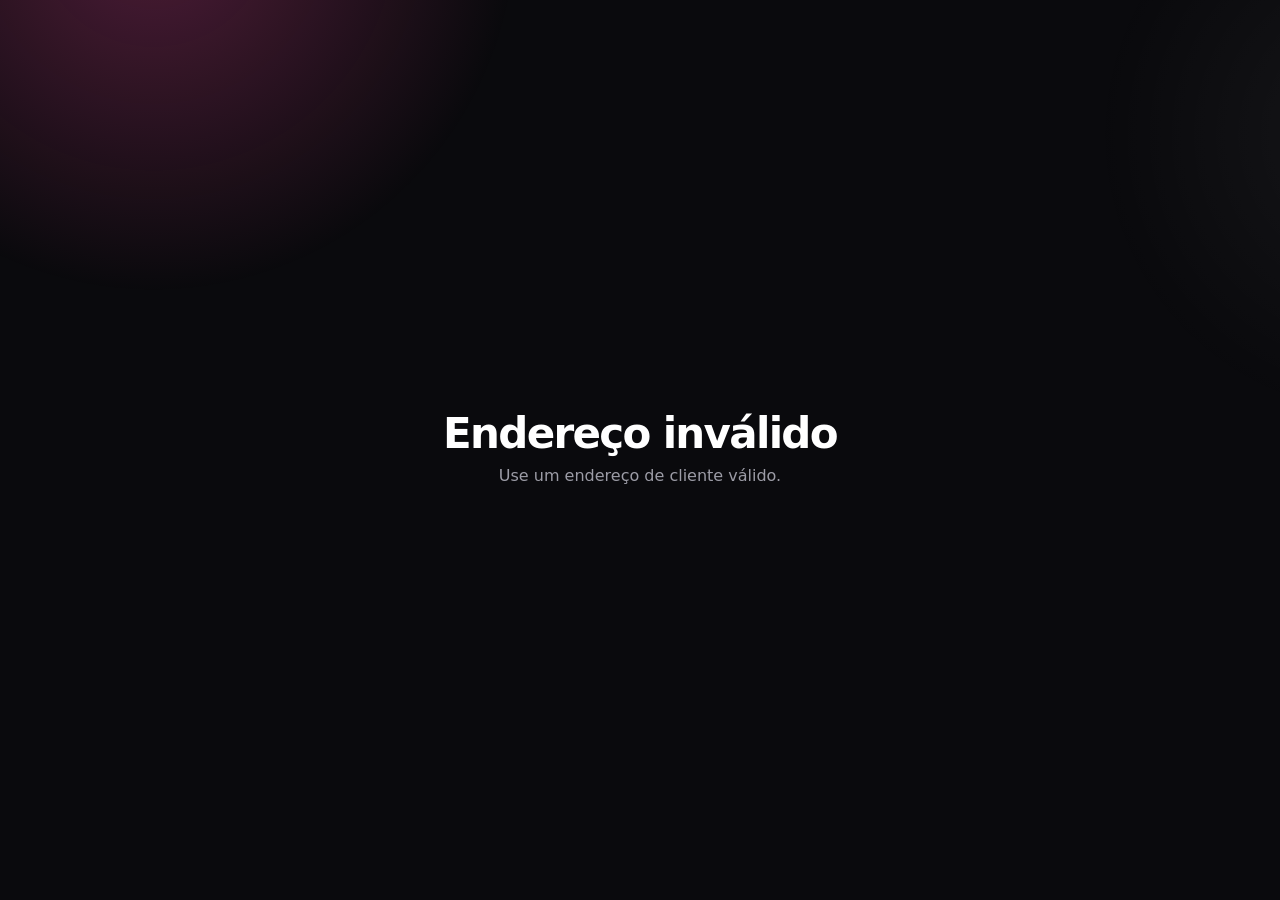
<file: index.html>
<!doctype html>
<html lang="pt-BR">
<head>
  <meta charset="utf-8">
  <meta name="viewport" content="width=device-width, initial-scale=1, viewport-fit=cover">
  <meta name="color-scheme" content="dark">
  <meta name="theme-color" content="#0a0a0d">
  <title>Avatar</title>
  <link rel="stylesheet" href="/static/css/style.css">
</head>
<body>
  <section class="app-loading" id="appLoading" aria-live="polite">
    <p>Carregando editor…</p>
  </section>

  <section class="tenant-error" id="tenantError" hidden>
    <h1 id="tenantErrorTitle">Cliente não encontrado</h1>
    <p id="tenantErrorText">Verifique o endereço e tente novamente.</p>
  </section>

  <section class="landing" id="landing" hidden>
    <h1>Avatar</h1>
    <p>Personalize sua campanha.</p>
    <p>Em breve.</p>
  </section>

  <main class="app-shell" id="appShell" hidden>
    <header class="app-header">
      <img id="brandLogo" class="brand-logo" alt="" hidden>
      <h1 id="brandTitle"></h1>
      <p id="brandDescription"></p>
    </header>

    <section class="template-section" aria-labelledby="templateTitle">
      <div class="section-heading">
        <strong id="templateTitle">1. Escolha o modelo</strong>
        <span>A troca não altera o enquadramento da foto</span>
      </div>

      <div id="templateGrid" class="template-grid" role="radiogroup" aria-label="Modelos de campanha"></div>

      <div class="format-heading">
        <strong id="formatTitle">2. Escolha o formato</strong>
        <span>A troca redefine o enquadramento da foto</span>
      </div>
      <div id="formatGrid" class="format-grid" role="radiogroup" aria-labelledby="formatTitle"></div>
    </section>

    <div class="editor-column">
      <section class="editor-card" aria-label="Editor da arte">
        <div class="section-heading section-heading--tight">
          <strong>3. Ajuste a foto</strong>
          <span id="editorHint">Arraste, use dois dedos ou o controle de zoom</span>
        </div>

        <div class="canvas-wrap" id="canvasWrap">
          <canvas
            id="artCanvas"
            width="1080"
            height="1080"
            tabindex="0"
            role="application"
            aria-label="Área de edição da foto. Use as setas do teclado para mover e as teclas mais e menos para o zoom."
          ></canvas>

          <div class="guide guide-v" id="guideV" aria-hidden="true"></div>
          <div class="guide guide-h" id="guideH" aria-hidden="true"></div>

          <label class="empty-state" id="emptyState" for="photoInput">
            <span class="empty-icon" aria-hidden="true">
              <svg viewBox="0 0 24 24" fill="none"><path d="M12 15V4M12 4L7.5 8.5M12 4l4.5 4.5" stroke="currentColor" stroke-width="1.6" stroke-linecap="round" stroke-linejoin="round"/><path d="M4 15v2.5A2.5 2.5 0 0 0 6.5 20h11a2.5 2.5 0 0 0 2.5-2.5V15" stroke="currentColor" stroke-width="1.6" stroke-linecap="round" stroke-linejoin="round"/></svg>
            </span>
            <strong>Toque para adicionar sua foto</strong>
            <span>JPG, PNG ou WEBP · fundo branco, transparente ou já recortado · até 15 MB</span>
          </label>

          <div class="processing" id="processing" hidden>
            <div class="spinner" aria-hidden="true"></div>
            <strong id="processingTitle">Carregando…</strong>
            <span id="processingText"></span>
          </div>
        </div>

        <input
          id="photoInput"
          class="sr-only"
          type="file"
          accept="image/jpeg,image/png,image/webp"
        >

        <div class="primary-controls" id="primaryControls">
          <label class="button button-secondary" for="photoInput" id="photoButton">
            <svg viewBox="0 0 24 24" fill="none" aria-hidden="true"><path d="M12 15V4M12 4L7.5 8.5M12 4l4.5 4.5" stroke="currentColor" stroke-width="1.7" stroke-linecap="round" stroke-linejoin="round"/><path d="M4 15v2.5A2.5 2.5 0 0 0 6.5 20h11a2.5 2.5 0 0 0 2.5-2.5V15" stroke="currentColor" stroke-width="1.7" stroke-linecap="round" stroke-linejoin="round"/></svg>
            <span>Enviar foto</span>
          </label>
        </div>

        <div class="adjustments" id="adjustments" hidden>
          <div class="control-row">
            <label id="zoomLabel" for="zoomRange">Zoom</label>
            <output id="zoomValue" for="zoomRange">100%</output>
          </div>

          <div class="zoom-control">
            <button type="button" class="zoom-step" id="zoomDec" aria-label="Diminuir zoom">
              <svg viewBox="0 0 24 24" fill="none"><path d="M5 12h14" stroke="currentColor" stroke-width="2" stroke-linecap="round"/></svg>
            </button>
            <input id="zoomRange" type="range" min="50" max="250" value="100" step="1" aria-label="Zoom da foto">
            <button type="button" class="zoom-step" id="zoomInc" aria-label="Aumentar zoom">
              <svg viewBox="0 0 24 24" fill="none"><path d="M12 5v14M5 12h14" stroke="currentColor" stroke-width="2" stroke-linecap="round"/></svg>
            </button>
          </div>

          <div class="secondary-actions">
            <button type="button" class="text-button" id="rotateButton">
              <span>Girar 90°</span>
            </button>
            <button class="text-button" type="button" id="resetButton">
              <svg viewBox="0 0 24 24" fill="none" aria-hidden="true"><circle cx="12" cy="12" r="7.5" stroke="currentColor" stroke-width="1.6"/><path d="M12 3v3M12 18v3M3 12h3M18 12h3" stroke="currentColor" stroke-width="1.6" stroke-linecap="round"/></svg>
              <span>Centralizar</span>
            </button>
            <label class="text-button" for="photoInput">
              <svg viewBox="0 0 24 24" fill="none" aria-hidden="true"><path d="M4 12a8 8 0 0 1 13.66-5.66M20 12a8 8 0 0 1-13.66 5.66" stroke="currentColor" stroke-width="1.6" stroke-linecap="round"/><path d="M17 3v4h-4M7 21v-4h4" stroke="currentColor" stroke-width="1.6" stroke-linecap="round" stroke-linejoin="round"/></svg>
              <span>Trocar foto</span>
            </label>
          </div>
        </div>
      </section>

      <button class="button button-primary download-button" type="button" id="downloadButton" disabled>
        <svg viewBox="0 0 24 24" fill="none" aria-hidden="true"><path d="M12 4v11M12 15l-4-4M12 15l4-4" stroke="currentColor" stroke-width="1.9" stroke-linecap="round" stroke-linejoin="round"/><path d="M5 17v1.5A2.5 2.5 0 0 0 7.5 21h9a2.5 2.5 0 0 0 2.5-2.5V17" stroke="currentColor" stroke-width="1.9" stroke-linecap="round" stroke-linejoin="round"/></svg>
        <span id="downloadLabel">Baixar imagem</span>
      </button>

      <div class="result-card" id="resultCard" hidden>
        <img id="resultImage" alt="Arte pronta para salvar">
        <p id="resultHint" hidden>Toque e segure na imagem para salvar em Fotos.</p>
      </div>
    </div>

    <p class="privacy-note">
      <svg viewBox="0 0 24 24" fill="none" aria-hidden="true"><rect x="5" y="10.5" width="14" height="9" rx="2" stroke="currentColor" stroke-width="1.5"/><path d="M8 10.5V7.5a4 4 0 0 1 8 0v3" stroke="currentColor" stroke-width="1.5"/></svg>
      A foto é processada no seu próprio aparelho e não é enviada para nenhum servidor.
    </p>

  </main>

  <div class="toast" id="toast" role="status" aria-live="polite" hidden>
    <span class="toast-icon" id="toastIcon" aria-hidden="true"></span>
    <span id="toastMessage"></span>
  </div>

  <script src="/static/js/tenant.js" defer></script>
  <script type="module" src="/static/js/bootstrap.js"></script>
</body>
</html>
</file>
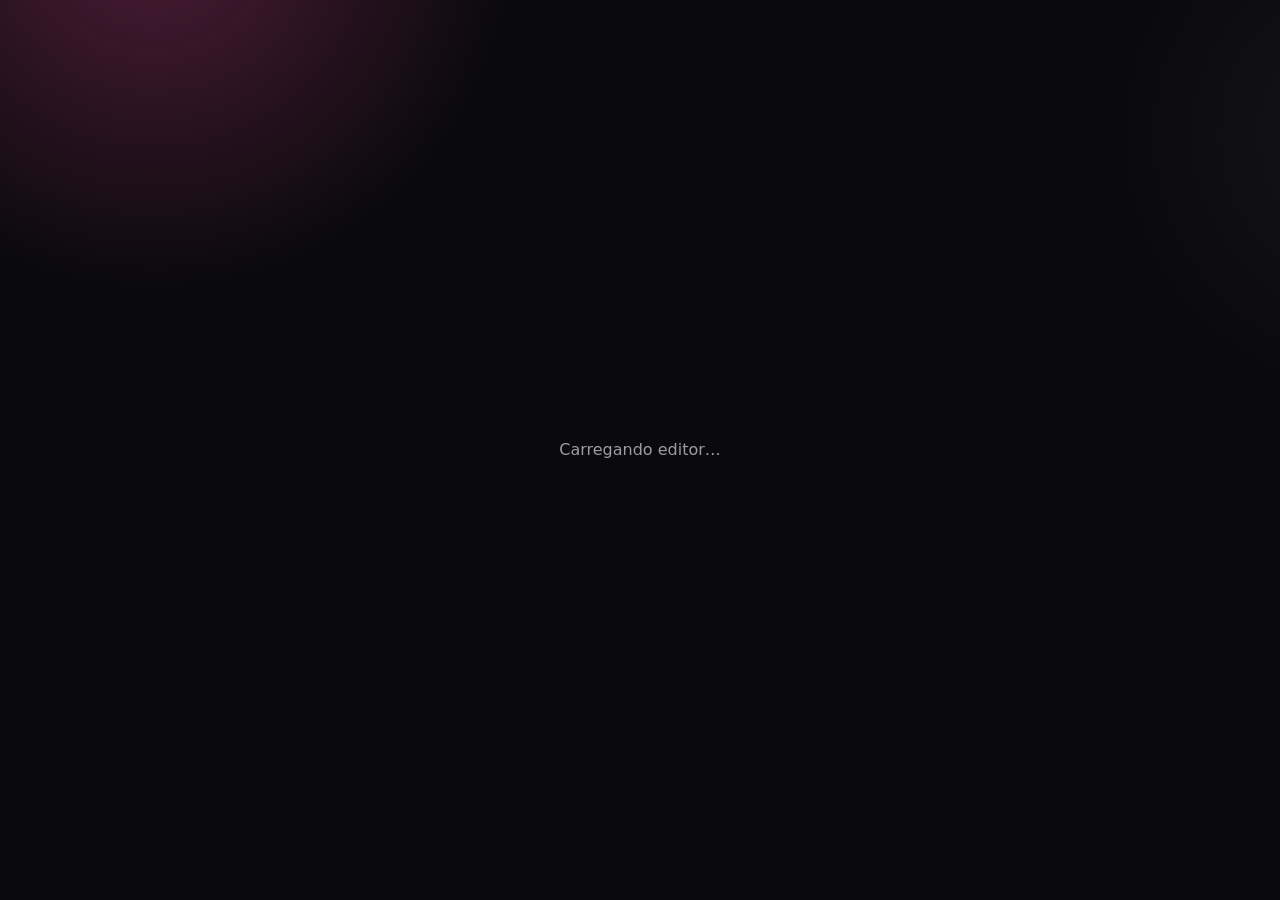
<file: public/index.html>
<!doctype html>
<html lang="pt-BR">
<head>
  <meta charset="utf-8">
  <meta name="viewport" content="width=device-width, initial-scale=1, viewport-fit=cover">
  <meta name="color-scheme" content="dark">
  <meta name="theme-color" content="#0a0a0d">
  <title>Avatar</title>
  <link rel="stylesheet" href="/static/css/style.css">
</head>
<body>
  <section class="app-loading" id="appLoading" aria-live="polite">
    <p>Carregando editor…</p>
  </section>

  <section class="tenant-error" id="tenantError" hidden>
    <h1 id="tenantErrorTitle">Cliente não encontrado</h1>
    <p id="tenantErrorText">Verifique o endereço e tente novamente.</p>
  </section>

  <section class="landing" id="landing" hidden>
    <h1>Avatar</h1>
    <p>Personalize sua campanha.</p>
    <p>Em breve.</p>
  </section>

  <main class="app-shell" id="appShell" hidden>
    <header class="app-header">
      <img id="brandLogo" class="brand-logo" alt="" hidden>
      <h1 id="brandTitle"></h1>
      <p id="brandDescription"></p>
    </header>

    <section class="template-section" aria-labelledby="templateTitle">
      <div class="section-heading">
        <strong id="templateTitle">1. Escolha o modelo</strong>
        <span>A troca não altera o enquadramento da foto</span>
      </div>

      <div id="templateGrid" class="template-grid" role="radiogroup" aria-label="Modelos de campanha"></div>

      <div class="format-heading">
        <strong id="formatTitle">2. Escolha o formato</strong>
        <span>A troca redefine o enquadramento da foto</span>
      </div>
      <div id="formatGrid" class="format-grid" role="radiogroup" aria-labelledby="formatTitle"></div>
    </section>

    <div class="editor-column">
      <section class="editor-card" aria-label="Editor da arte">
        <div class="section-heading section-heading--tight">
          <strong>3. Ajuste a foto</strong>
          <span id="editorHint">Arraste, use dois dedos ou o controle de zoom</span>
        </div>

        <div class="canvas-wrap" id="canvasWrap">
          <canvas
            id="artCanvas"
            width="1080"
            height="1080"
            tabindex="0"
            role="application"
            aria-label="Área de edição da foto. Use as setas do teclado para mover e as teclas mais e menos para o zoom."
          ></canvas>

          <div class="guide guide-v" id="guideV" aria-hidden="true"></div>
          <div class="guide guide-h" id="guideH" aria-hidden="true"></div>

          <label class="empty-state" id="emptyState" for="photoInput">
            <span class="empty-icon" aria-hidden="true">
              <svg viewBox="0 0 24 24" fill="none"><path d="M12 15V4M12 4L7.5 8.5M12 4l4.5 4.5" stroke="currentColor" stroke-width="1.6" stroke-linecap="round" stroke-linejoin="round"/><path d="M4 15v2.5A2.5 2.5 0 0 0 6.5 20h11a2.5 2.5 0 0 0 2.5-2.5V15" stroke="currentColor" stroke-width="1.6" stroke-linecap="round" stroke-linejoin="round"/></svg>
            </span>
            <strong>Toque para adicionar sua foto</strong>
            <span>JPG, PNG ou WEBP · fundo branco, transparente ou já recortado · até 15 MB</span>
          </label>

          <div class="processing" id="processing" hidden>
            <div class="spinner" aria-hidden="true"></div>
            <strong id="processingTitle">Carregando…</strong>
            <span id="processingText"></span>
          </div>
        </div>

        <input
          id="photoInput"
          class="sr-only"
          type="file"
          accept="image/jpeg,image/png,image/webp"
        >

        <div class="primary-controls" id="primaryControls">
          <label class="button button-secondary" for="photoInput" id="photoButton">
            <svg viewBox="0 0 24 24" fill="none" aria-hidden="true"><path d="M12 15V4M12 4L7.5 8.5M12 4l4.5 4.5" stroke="currentColor" stroke-width="1.7" stroke-linecap="round" stroke-linejoin="round"/><path d="M4 15v2.5A2.5 2.5 0 0 0 6.5 20h11a2.5 2.5 0 0 0 2.5-2.5V15" stroke="currentColor" stroke-width="1.7" stroke-linecap="round" stroke-linejoin="round"/></svg>
            <span>Enviar foto</span>
          </label>
        </div>

        <div class="adjustments" id="adjustments" hidden>
          <div class="control-row">
            <label id="zoomLabel" for="zoomRange">Zoom</label>
            <output id="zoomValue" for="zoomRange">100%</output>
          </div>

          <div class="zoom-control">
            <button type="button" class="zoom-step" id="zoomDec" aria-label="Diminuir zoom">
              <svg viewBox="0 0 24 24" fill="none"><path d="M5 12h14" stroke="currentColor" stroke-width="2" stroke-linecap="round"/></svg>
            </button>
            <input id="zoomRange" type="range" min="50" max="250" value="100" step="1" aria-label="Zoom da foto">
            <button type="button" class="zoom-step" id="zoomInc" aria-label="Aumentar zoom">
              <svg viewBox="0 0 24 24" fill="none"><path d="M12 5v14M5 12h14" stroke="currentColor" stroke-width="2" stroke-linecap="round"/></svg>
            </button>
          </div>

          <div class="secondary-actions">
            <button type="button" class="text-button" id="rotateButton">
              <span>Girar 90°</span>
            </button>
            <button class="text-button" type="button" id="resetButton">
              <svg viewBox="0 0 24 24" fill="none" aria-hidden="true"><circle cx="12" cy="12" r="7.5" stroke="currentColor" stroke-width="1.6"/><path d="M12 3v3M12 18v3M3 12h3M18 12h3" stroke="currentColor" stroke-width="1.6" stroke-linecap="round"/></svg>
              <span>Centralizar</span>
            </button>
            <label class="text-button" for="photoInput">
              <svg viewBox="0 0 24 24" fill="none" aria-hidden="true"><path d="M4 12a8 8 0 0 1 13.66-5.66M20 12a8 8 0 0 1-13.66 5.66" stroke="currentColor" stroke-width="1.6" stroke-linecap="round"/><path d="M17 3v4h-4M7 21v-4h4" stroke="currentColor" stroke-width="1.6" stroke-linecap="round" stroke-linejoin="round"/></svg>
              <span>Trocar foto</span>
            </label>
          </div>
        </div>
      </section>

      <button class="button button-primary download-button" type="button" id="downloadButton" disabled>
        <svg viewBox="0 0 24 24" fill="none" aria-hidden="true"><path d="M12 4v11M12 15l-4-4M12 15l4-4" stroke="currentColor" stroke-width="1.9" stroke-linecap="round" stroke-linejoin="round"/><path d="M5 17v1.5A2.5 2.5 0 0 0 7.5 21h9a2.5 2.5 0 0 0 2.5-2.5V17" stroke="currentColor" stroke-width="1.9" stroke-linecap="round" stroke-linejoin="round"/></svg>
        <span id="downloadLabel">Baixar imagem</span>
      </button>

      <div class="result-card" id="resultCard" hidden>
        <img id="resultImage" alt="Arte pronta para salvar">
        <p id="resultHint" hidden>Toque e segure na imagem para salvar em Fotos.</p>
      </div>
    </div>

    <p class="privacy-note">
      <svg viewBox="0 0 24 24" fill="none" aria-hidden="true"><rect x="5" y="10.5" width="14" height="9" rx="2" stroke="currentColor" stroke-width="1.5"/><path d="M8 10.5V7.5a4 4 0 0 1 8 0v3" stroke="currentColor" stroke-width="1.5"/></svg>
      A foto é processada no seu próprio aparelho e não é enviada para nenhum servidor.
    </p>

  </main>

  <div class="toast" id="toast" role="status" aria-live="polite" hidden>
    <span class="toast-icon" id="toastIcon" aria-hidden="true"></span>
    <span id="toastMessage"></span>
  </div>

  <script type="module" src="/static/js/bootstrap.js"></script>
</body>
</html>
</file>
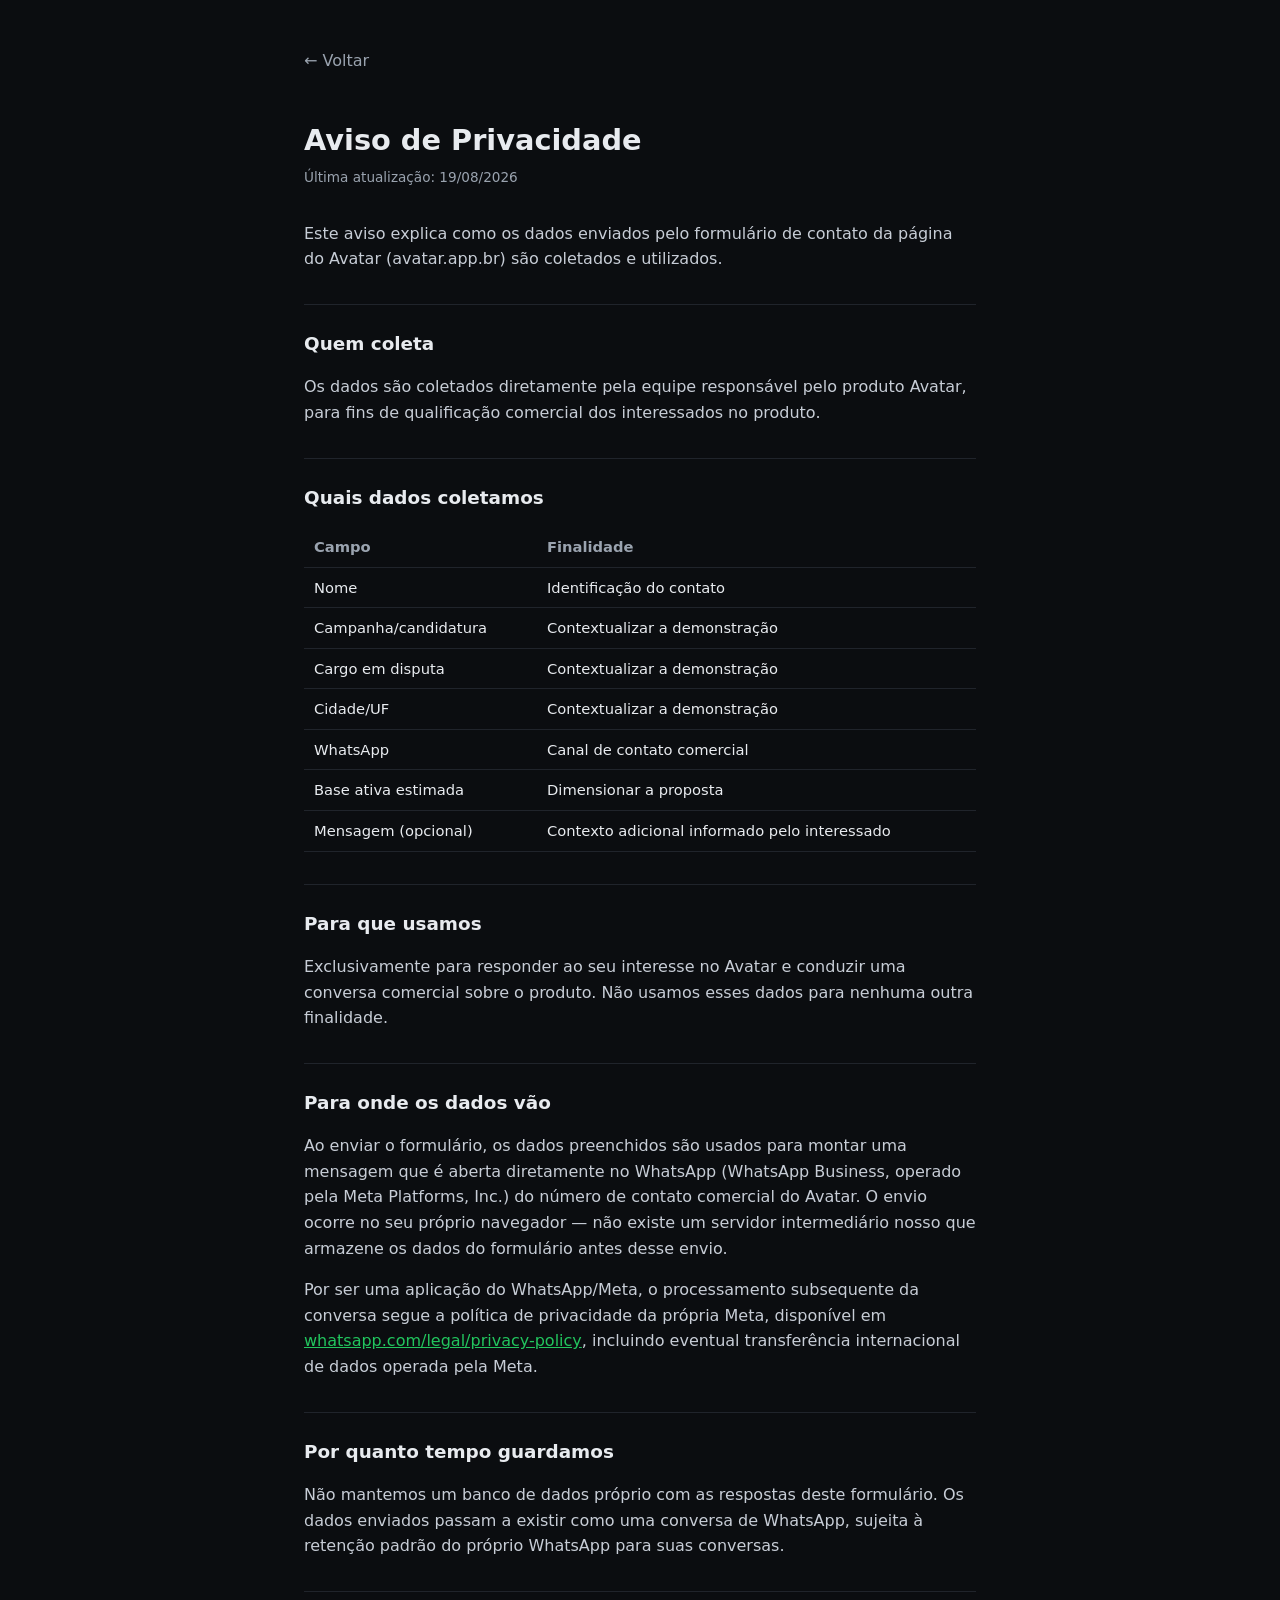
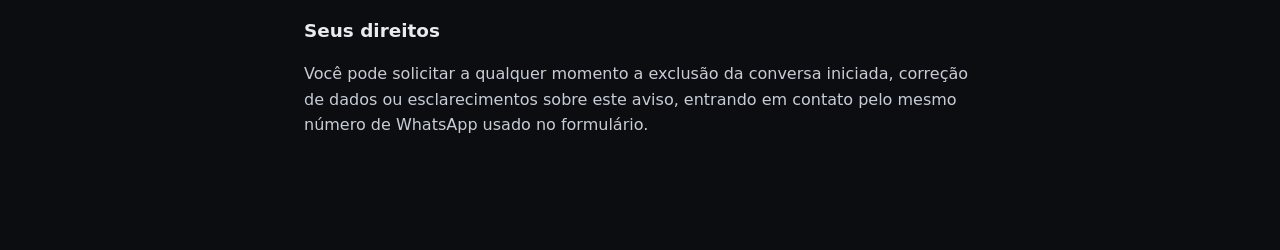
<file: public/privacy.html>
<!DOCTYPE html>
<html lang="pt-BR">
<head>
<meta charset="UTF-8" />
<meta name="viewport" content="width=device-width, initial-scale=1.0" />
<title>Aviso de Privacidade — Avatar</title>
<meta name="robots" content="noindex" />
<style>
  :root{--bg:#0b0d10;--panel:#12151a;--text:#e8ebef;--muted:#9aa3af;--accent:#22c55e;--border:#20242b}
  *{box-sizing:border-box}
  body{margin:0;background:var(--bg);color:var(--text);font-family:Inter,system-ui,-apple-system,Segoe UI,Roboto,sans-serif;line-height:1.6}
  .wrap{max-width:720px;margin:0 auto;padding:48px 24px 96px}
  a{color:var(--accent)}
  h1{font-size:1.8rem;margin-bottom:4px}
  .updated{color:var(--muted);font-size:.85rem;margin-bottom:32px}
  h2{font-size:1.15rem;margin-top:32px;border-top:1px solid var(--border);padding-top:24px}
  p,li{color:#c7cdd6}
  .back{display:inline-block;margin-bottom:24px;color:var(--muted);text-decoration:none}
  .back:hover{color:var(--text)}
  table{width:100%;border-collapse:collapse;margin-top:12px}
  th,td{text-align:left;padding:8px 10px;border-bottom:1px solid var(--border);font-size:.92rem}
  th{color:var(--muted);font-weight:600}
</style>
</head>
<body>
  <div class="wrap">
    <a class="back" href="/">&larr; Voltar</a>
    <h1>Aviso de Privacidade</h1>
    <div class="updated">Última atualização: 19/08/2026</div>

    <p>Este aviso explica como os dados enviados pelo formulário de contato da página do Avatar (avatar.app.br) são coletados e utilizados.</p>

    <h2>Quem coleta</h2>
    <p>Os dados são coletados diretamente pela equipe responsável pelo produto Avatar, para fins de qualificação comercial dos interessados no produto.</p>

    <h2>Quais dados coletamos</h2>
    <table>
      <tr><th>Campo</th><th>Finalidade</th></tr>
      <tr><td>Nome</td><td>Identificação do contato</td></tr>
      <tr><td>Campanha/candidatura</td><td>Contextualizar a demonstração</td></tr>
      <tr><td>Cargo em disputa</td><td>Contextualizar a demonstração</td></tr>
      <tr><td>Cidade/UF</td><td>Contextualizar a demonstração</td></tr>
      <tr><td>WhatsApp</td><td>Canal de contato comercial</td></tr>
      <tr><td>Base ativa estimada</td><td>Dimensionar a proposta</td></tr>
      <tr><td>Mensagem (opcional)</td><td>Contexto adicional informado pelo interessado</td></tr>
    </table>

    <h2>Para que usamos</h2>
    <p>Exclusivamente para responder ao seu interesse no Avatar e conduzir uma conversa comercial sobre o produto. Não usamos esses dados para nenhuma outra finalidade.</p>

    <h2>Para onde os dados vão</h2>
    <p>Ao enviar o formulário, os dados preenchidos são usados para montar uma mensagem que é aberta diretamente no WhatsApp (WhatsApp Business, operado pela Meta Platforms, Inc.) do número de contato comercial do Avatar. O envio ocorre no seu próprio navegador — não existe um servidor intermediário nosso que armazene os dados do formulário antes desse envio.</p>
    <p>Por ser uma aplicação do WhatsApp/Meta, o processamento subsequente da conversa segue a política de privacidade da própria Meta, disponível em <a href="https://www.whatsapp.com/legal/privacy-policy" target="_blank" rel="noopener">whatsapp.com/legal/privacy-policy</a>, incluindo eventual transferência internacional de dados operada pela Meta.</p>

    <h2>Por quanto tempo guardamos</h2>
    <p>Não mantemos um banco de dados próprio com as respostas deste formulário. Os dados enviados passam a existir como uma conversa de WhatsApp, sujeita à retenção padrão do próprio WhatsApp para suas conversas.</p>

    <h2>Seus direitos</h2>
    <p>Você pode solicitar a qualquer momento a exclusão da conversa iniciada, correção de dados ou esclarecimentos sobre este aviso, entrando em contato pelo mesmo número de WhatsApp usado no formulário.</p>
  </div>
</body>
</html>
</file>
<file: static/css/style.css>
:root {
  color-scheme: dark;
  font-family: Inter, ui-sans-serif, system-ui, -apple-system, BlinkMacSystemFont, "Segoe UI", sans-serif;

  --bg: #0a0a0d;
  --surface: #17171c;
  --surface-2: #1e1e25;
  --surface-hover: #24242c;
  --border: rgba(255, 255, 255, .08);
  --border-strong: rgba(255, 255, 255, .16);
  --text: #f5f5f7;
  --muted: #9c9ca6;
  --faint: #65656f;
  --danger: #f87171;
  --danger-soft: rgba(248, 113, 113, .14);
  --success: #4ade80;
  --success-soft: rgba(74, 222, 128, .14);

  --radius-xl: 28px;
  --radius-lg: 22px;
  --radius-md: 16px;
  --radius-sm: 11px;

  --ease: cubic-bezier(.2, .8, .2, 1);
  --shadow-canvas: 0 24px 60px -24px rgba(0, 0, 0, .7);
}

* { box-sizing: border-box; }

html { background: var(--bg); }

body {
  position: relative;
  margin: 0;
  min-height: 100vh;
  min-height: 100dvh;
  --brand-primary: #ec4899;
  --brand-secondary: #3b82f6;
  --accent: var(--brand-primary);
  --accent-2: var(--brand-secondary);
  --accent-soft: rgba(255, 255, 255, .16);
  --accent-glow: rgba(255, 255, 255, .30);
  --accent-text: #ffffff;
  background: var(--bg);
  color: var(--text);
  -webkit-font-smoothing: antialiased;
  overflow-x: hidden;
}

@supports (color: color-mix(in srgb, black, white)) {
  body {
    --accent-soft: color-mix(in srgb, var(--accent) 16%, transparent);
    --accent-glow: color-mix(in srgb, var(--accent) 30%, transparent);
  }
}

body::before {
  content: "";
  position: fixed;
  inset: 0;
  z-index: 0;
  pointer-events: none;
  background:
    radial-gradient(560px circle at 12% -8%, var(--accent-glow), transparent 65%),
    radial-gradient(480px circle at 108% 15%, rgba(255, 255, 255, .05), transparent 60%);
  transition: background .5s var(--ease);
}

button, input, label { font: inherit; color: inherit; }
button, label, .zoom-step { -webkit-tap-highlight-color: transparent; }

svg { display: block; width: 100%; height: 100%; }

a:focus-visible,
button:focus-visible,
input:focus-visible,
label:focus-visible,
.template-card:focus-within,
#artCanvas:focus-visible {
  outline: 2.5px solid var(--accent);
  outline-offset: 2px;
}

.app-shell {
  position: relative;
  z-index: 1;
  width: min(100%, 560px);
  margin: 0 auto;
  padding: max(20px, env(safe-area-inset-top)) 16px max(28px, env(safe-area-inset-bottom));
  animation: rise .5s var(--ease) both;
}

.app-loading,
.tenant-error,
.landing {
  position: relative;
  z-index: 1;
  min-height: 100vh;
  min-height: 100dvh;
  display: grid;
  place-content: center;
  justify-items: center;
  gap: 8px;
  padding: 24px;
  text-align: center;
}

.app-loading p,
.tenant-error p,
.landing p {
  margin: 0;
  color: var(--muted);
  line-height: 1.5;
}

.tenant-error h1,
.landing h1 {
  margin: 0;
  font-size: clamp(28px, 8vw, 42px);
  letter-spacing: -.04em;
}

.brand-logo {
  display: block;
  width: auto;
  max-width: min(180px, 60%);
  max-height: 64px;
  margin: 0 0 12px 4px;
  object-fit: contain;
  object-position: left center;
}

@keyframes rise {
  from { opacity: 0; transform: translateY(10px); }
  to { opacity: 1; transform: none; }
}

.app-header { padding: 8px 4px 22px; }

.eyebrow {
  display: flex;
  align-items: center;
  gap: 7px;
  margin-bottom: 9px;
  font-size: 11px;
  font-weight: 800;
  letter-spacing: .12em;
  color: var(--muted);
}

.eyebrow-dot {
  width: 6px;
  height: 6px;
  border-radius: 50%;
  background: var(--accent);
  box-shadow: 0 0 0 3px var(--accent-soft);
  transition: background .3s var(--ease), box-shadow .3s var(--ease);
}

h1 {
  margin: 0;
  font-size: clamp(28px, 8vw, 38px);
  line-height: 1.05;
  letter-spacing: -.04em;
  color: #fff;
}

.app-header p {
  margin: 10px 0 0;
  color: var(--muted);
  font-size: 15px;
  line-height: 1.5;
  max-width: 46ch;
}

.section-heading {
  display: flex;
  flex-wrap: wrap;
  align-items: flex-end;
  justify-content: space-between;
  gap: 4px 12px;
  margin: 0 4px 9px;
}

.section-heading--tight { margin: 0 2px 12px; }

.section-heading strong {
  font-size: 13px;
  font-weight: 800;
  letter-spacing: -.01em;
  color: #fff;
  white-space: nowrap;
}

.section-heading span {
  flex: 1 1 160px;
  min-width: 0;
  max-width: 260px;
  color: var(--faint);
  font-size: 11.5px;
  line-height: 1.35;
  text-align: right;
  overflow-wrap: break-word;
}

.template-section { margin-bottom: 16px; }

.template-grid {
  display: grid;
  grid-template-columns: repeat(2, minmax(0, 1fr));
  gap: 10px;
}

.template-card {
  display: grid;
  gap: 8px;
  padding: 8px;
  border: 1.5px solid var(--border);
  border-radius: 18px;
  background: var(--surface);
  cursor: pointer;
  transition: border-color .18s var(--ease), transform .12s var(--ease), background .18s var(--ease);
}

@media (hover: hover) and (pointer: fine) {
  .template-card:hover {
    border-color: var(--border-strong);
    background: var(--surface-hover);
  }
}

.template-card:active { transform: scale(.98); }

.template-card:has(.template-radio:checked) {
  border-color: var(--accent);
  background: var(--surface-2);
}

.template-preview {
  position: relative;
  display: block;
  aspect-ratio: 1;
  overflow: hidden;
  border-radius: 12px;
  background: #fff;
}

.template-preview img {
  display: block;
  width: 100%;
  height: 100%;
  object-fit: contain;
}

.check-badge {
  position: absolute;
  top: 6px;
  right: 6px;
  width: 22px;
  height: 22px;
  display: grid;
  place-items: center;
  border-radius: 50%;
  background: var(--accent);
  color: var(--accent-text);
  opacity: 0;
  transform: scale(.6);
  transition: opacity .18s var(--ease), transform .18s var(--ease);
}

.check-badge svg { width: 12px; height: 12px; }

.template-card:has(.template-radio:checked) .check-badge {
  opacity: 1;
  transform: scale(1);
}

.template-name {
  padding: 0 3px 2px;
  font-size: 12.5px;
  font-weight: 700;
  color: var(--text);
}

.format-heading {
  display: flex;
  flex-wrap: wrap;
  align-items: baseline;
  justify-content: space-between;
  gap: 4px 12px;
  margin: 16px 4px 9px;
}

.format-heading strong {
  font-size: 13px;
  font-weight: 800;
  color: #fff;
}

.format-heading span {
  color: var(--faint);
  font-size: 11.5px;
  line-height: 1.35;
  text-align: right;
}

.format-grid {
  display: grid;
  grid-template-columns: repeat(3, minmax(0, 1fr));
  gap: 8px;
}

.format-chip {
  display: grid;
  gap: 3px;
  min-width: 0;
  padding: 10px 8px 9px;
  border: 1.5px solid var(--border);
  border-radius: 13px;
  background: var(--surface);
  color: var(--muted);
  text-align: left;
  cursor: pointer;
  transition: border-color .18s var(--ease), background .18s var(--ease), color .18s var(--ease), transform .12s var(--ease);
}

.format-chip strong {
  color: var(--text);
  font-size: 12px;
  line-height: 1.1;
}

.format-chip small {
  color: inherit;
  font-size: 10.5px;
  line-height: 1.1;
}

.format-chip[aria-checked="true"] {
  border-color: var(--accent);
  background: var(--surface-2);
  color: var(--accent-2);
}

.format-chip:active { transform: scale(.98); }

@media (hover: hover) and (pointer: fine) {
  .format-chip:hover {
    border-color: var(--border-strong);
    background: var(--surface-hover);
  }
}

.editor-column { display: grid; gap: 14px; }

.editor-card {
  background: var(--surface);
  border: 1px solid var(--border);
  border-radius: var(--radius-xl);
  padding: 14px;
  box-shadow: var(--shadow-canvas);
}

.canvas-wrap {
  position: relative;
  width: 100%;
  aspect-ratio: var(--canvas-aspect, 1);
  overflow: hidden;
  border-radius: var(--radius-lg);
  background: #fff;
}

#artCanvas {
  display: block;
  width: 100%;
  height: 100%;
  background: #fff;
  touch-action: none;
  user-select: none;
  -webkit-user-select: none;
}

.guide {
  position: absolute;
  background: var(--accent);
  opacity: 0;
  pointer-events: none;
  transition: opacity .12s ease;
  z-index: 3;
}

.guide-v { top: 0; bottom: 0; left: 50%; width: 1px; margin-left: -.5px; }
.guide-h { left: 0; right: 0; top: 50%; height: 1px; margin-top: -.5px; }

.canvas-wrap.is-dragging .guide { opacity: .45; }

.canvas-wrap.is-drag-over {
  outline: 2.5px dashed var(--accent);
  outline-offset: -2.5px;
}

.empty-state,
.processing {
  position: absolute;
  inset: 0;
  display: grid;
  place-content: center;
  justify-items: center;
  gap: 8px;
  padding: 24px;
  text-align: center;
  cursor: pointer;
}

.empty-state {
  color: #3f3f46;
  transition: background .15s var(--ease);
}

@media (hover: hover) and (pointer: fine) {
  .empty-state:hover { background: #fafafa; }
}

.empty-state:active { background: #f4f4f5; }

.processing { pointer-events: none; }

.empty-state strong,
.processing strong { font-size: 15.5px; color: #18181b; }

.empty-state span,
.processing span {
  color: #71717a;
  font-size: 12.5px;
}

.empty-icon {
  display: grid;
  place-items: center;
  width: 52px;
  height: 52px;
  margin-bottom: 4px;
  border-radius: 50%;
  border: 1.5px dashed #c4c4cc;
  color: #52525b;
  padding: 13px;
}

.processing {
  background: rgba(255, 255, 255, .94);
  backdrop-filter: blur(8px);
}

.spinner {
  width: 28px;
  height: 28px;
  margin-bottom: 4px;
  border: 3px solid #e4e4e7;
  border-top-color: var(--accent);
  border-radius: 50%;
  animation: spin .8s linear infinite;
}

@keyframes spin { to { transform: rotate(360deg); } }

.primary-controls { padding-top: 12px; }

.button {
  display: inline-flex;
  align-items: center;
  justify-content: center;
  gap: 9px;
  width: 100%;
  min-height: 52px;
  border-radius: var(--radius-md);
  border: 1.5px solid transparent;
  cursor: pointer;
  font-weight: 750;
  font-size: 15px;
  text-decoration: none;
  transition: transform .12s var(--ease), opacity .12s var(--ease), background .15s var(--ease), border-color .15s var(--ease);
}

.button svg { width: 19px; height: 19px; flex: none; }

.button:active { transform: scale(.985); }

.button-secondary {
  color: var(--text);
  background: var(--surface-2);
  border-color: var(--border);
}

@media (hover: hover) and (pointer: fine) {
  .button-secondary:hover { background: var(--surface-hover); border-color: var(--border-strong); }
}

.button-primary {
  color: var(--accent-text);
  background: linear-gradient(135deg, var(--accent), var(--accent-2));
  box-shadow: 0 10px 26px -8px var(--accent-glow);
}

@media (hover: hover) and (pointer: fine) {
  .button-primary:not(:disabled):hover { transform: translateY(-1px); box-shadow: 0 14px 32px -8px var(--accent-glow); }
}

.button:disabled {
  opacity: .35;
  cursor: not-allowed;
  box-shadow: none;
  transform: none;
}

.adjustments {
  padding: 16px 4px 4px;
  border-top: 1px solid var(--border);
  margin-top: 12px;
}

.control-row {
  display: flex;
  align-items: center;
  justify-content: space-between;
  margin-bottom: 10px;
  font-size: 13px;
  font-weight: 700;
  color: var(--text);
}

.control-row output { color: var(--muted); font-weight: 600; font-variant-numeric: tabular-nums; }

.zoom-control {
  display: flex;
  align-items: center;
  gap: 10px;
}

.zoom-step {
  flex: none;
  display: grid;
  place-items: center;
  width: 40px;
  height: 40px;
  padding: 10px;
  border-radius: 50%;
  border: 1.5px solid var(--border);
  background: var(--surface-2);
  color: var(--text);
  cursor: pointer;
  transition: background .15s var(--ease), border-color .15s var(--ease), transform .1s var(--ease);
}

.zoom-step:active { transform: scale(.92); }

@media (hover: hover) and (pointer: fine) {
  .zoom-step:hover { background: var(--surface-hover); border-color: var(--border-strong); }
}

#zoomRange {
  flex: 1;
  min-height: 40px;
  -webkit-appearance: none;
  appearance: none;
  background: transparent;
}

#zoomRange::-webkit-slider-runnable-track {
  height: 4px;
  border-radius: 2px;
  background: var(--border-strong);
}

#zoomRange::-moz-range-track {
  height: 4px;
  border-radius: 2px;
  background: var(--border-strong);
}

#zoomRange::-webkit-slider-thumb {
  -webkit-appearance: none;
  width: 20px;
  height: 20px;
  margin-top: -8px;
  border-radius: 50%;
  background: var(--accent);
  border: 3px solid #fff;
  box-shadow: 0 2px 8px rgba(0, 0, 0, .35);
  cursor: pointer;
}

#zoomRange::-moz-range-thumb {
  width: 20px;
  height: 20px;
  border-radius: 50%;
  background: var(--accent);
  border: 3px solid #fff;
  box-shadow: 0 2px 8px rgba(0, 0, 0, .35);
  cursor: pointer;
}

.secondary-actions {
  display: flex;
  justify-content: space-between;
  gap: 12px;
  margin-top: 6px;
}

.text-button {
  display: inline-flex;
  align-items: center;
  gap: 6px;
  border: 0;
  background: transparent;
  color: var(--muted);
  padding: 10px 6px;
  border-radius: var(--radius-sm);
  font-weight: 650;
  font-size: 13px;
  cursor: pointer;
  transition: color .15s var(--ease), background .15s var(--ease);
}

.text-button svg { width: 16px; height: 16px; }

@media (hover: hover) and (pointer: fine) {
  .text-button:hover { color: var(--text); background: var(--surface-2); }
}

.download-button { margin-top: 0; }

.result-card {
  display: grid;
  gap: 10px;
  margin-top: 14px;
  padding: 12px;
  border: 1px solid var(--line);
  border-radius: 14px;
  background: var(--surface);
}

.result-card img {
  display: block;
  width: 100%;
  height: auto;
  border-radius: 8px;
}

.result-card p {
  margin: 0;
  color: var(--faint);
  font-size: 12px;
  line-height: 1.45;
  text-align: center;
}

.privacy-note {
  display: flex;
  align-items: flex-start;
  gap: 8px;
  margin: 18px 6px 0;
  color: var(--faint);
  font-size: 11.5px;
  line-height: 1.5;
}

.privacy-note svg { width: 15px; height: 15px; flex: none; margin-top: 1px; color: var(--faint); }

.toast {
  position: fixed;
  left: 50%;
  bottom: calc(20px + env(safe-area-inset-bottom));
  transform: translateX(-50%);
  display: flex;
  align-items: center;
  gap: 10px;
  width: min(calc(100% - 32px), 460px);
  padding: 13px 16px;
  border-radius: 14px;
  background: #232329;
  border: 1px solid var(--border-strong);
  color: #fff;
  font-size: 13.5px;
  font-weight: 600;
  box-shadow: 0 14px 36px rgba(0, 0, 0, .45);
  z-index: 30;
  animation: toast-in .22s var(--ease) both;
}

@keyframes toast-in {
  from { opacity: 0; transform: translate(-50%, 8px); }
  to { opacity: 1; transform: translate(-50%, 0); }
}

.toast-icon {
  flex: none;
  width: 20px;
  height: 20px;
  color: var(--muted);
}

.toast[data-type="success"] { border-color: var(--success-soft); }
.toast[data-type="success"] .toast-icon { color: var(--success); }
.toast[data-type="error"] { border-color: var(--danger-soft); }
.toast[data-type="error"] .toast-icon { color: var(--danger); }

.sr-only {
  position: absolute;
  width: 1px;
  height: 1px;
  padding: 0;
  margin: -1px;
  overflow: hidden;
  clip: rect(0, 0, 0, 0);
  white-space: nowrap;
  border: 0;
}

[hidden] { display: none !important; }

@media (max-width: 480px) {
  .section-heading {
    align-items: flex-start;
    flex-direction: column;
    gap: 3px;
  }

  .section-heading span {
    flex: none;
    max-width: none;
    text-align: left;
  }

  .format-heading {
    align-items: flex-start;
    flex-direction: column;
    gap: 3px;
  }

  .format-heading span {
    text-align: left;
  }
}

@media (min-width: 960px) {
  .app-shell {
    width: 100%;
    max-width: 1040px;
    display: grid;
    grid-template-columns: 340px 1fr;
    column-gap: 32px;
    row-gap: 4px;
    grid-template-areas:
      "header header"
      "templates editor"
      "privacy editor";
    align-items: start;
    padding-top: 44px;
  }

  .app-header { grid-area: header; padding-bottom: 30px; }
  .template-section { grid-area: templates; margin-bottom: 0; }
  .editor-column { grid-area: editor; }
  .privacy-note { grid-area: privacy; align-self: start; margin-top: 20px; }
  .editor-card { padding: 16px; }
}

@media (prefers-reduced-motion: reduce) {
  *, *::before, *::after {
    animation-duration: .001ms !important;
    animation-iteration-count: 1 !important;
    transition-duration: .001ms !important;
    scroll-behavior: auto !important;
  }
}
</file>
